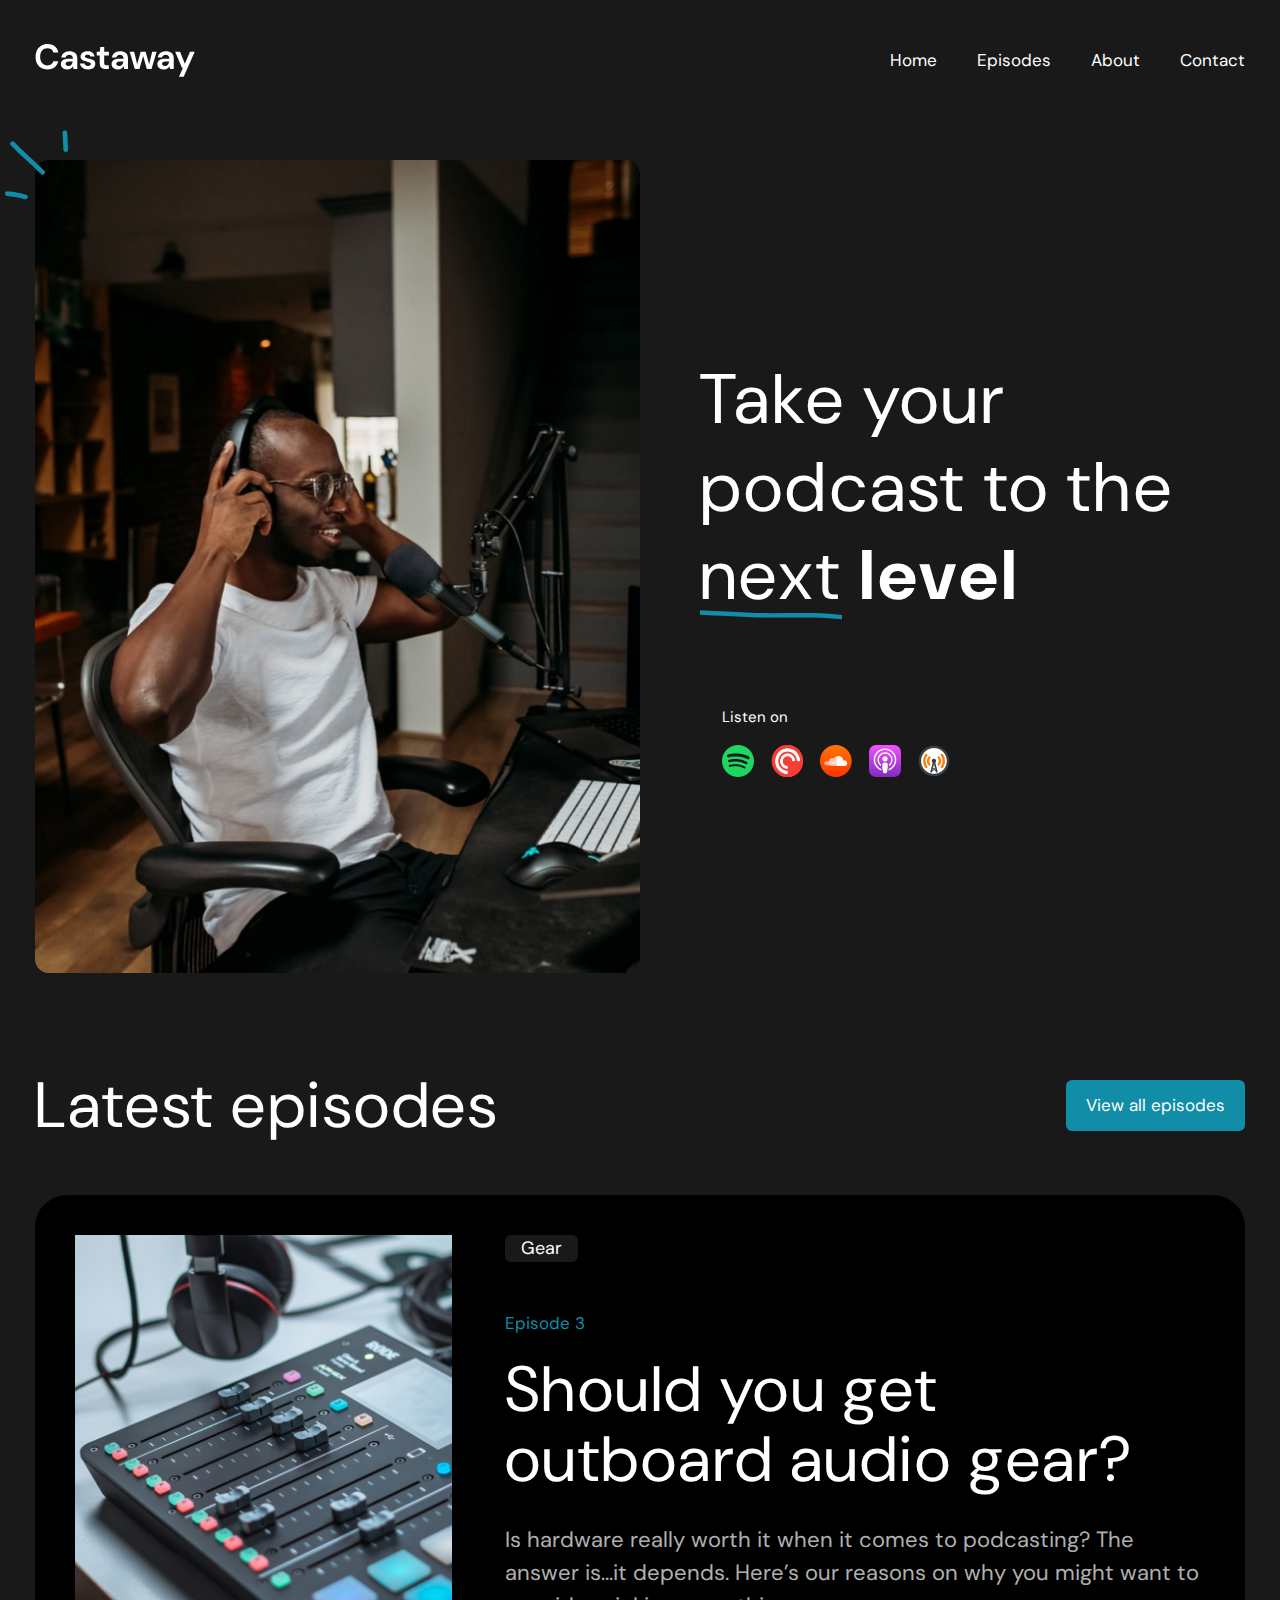
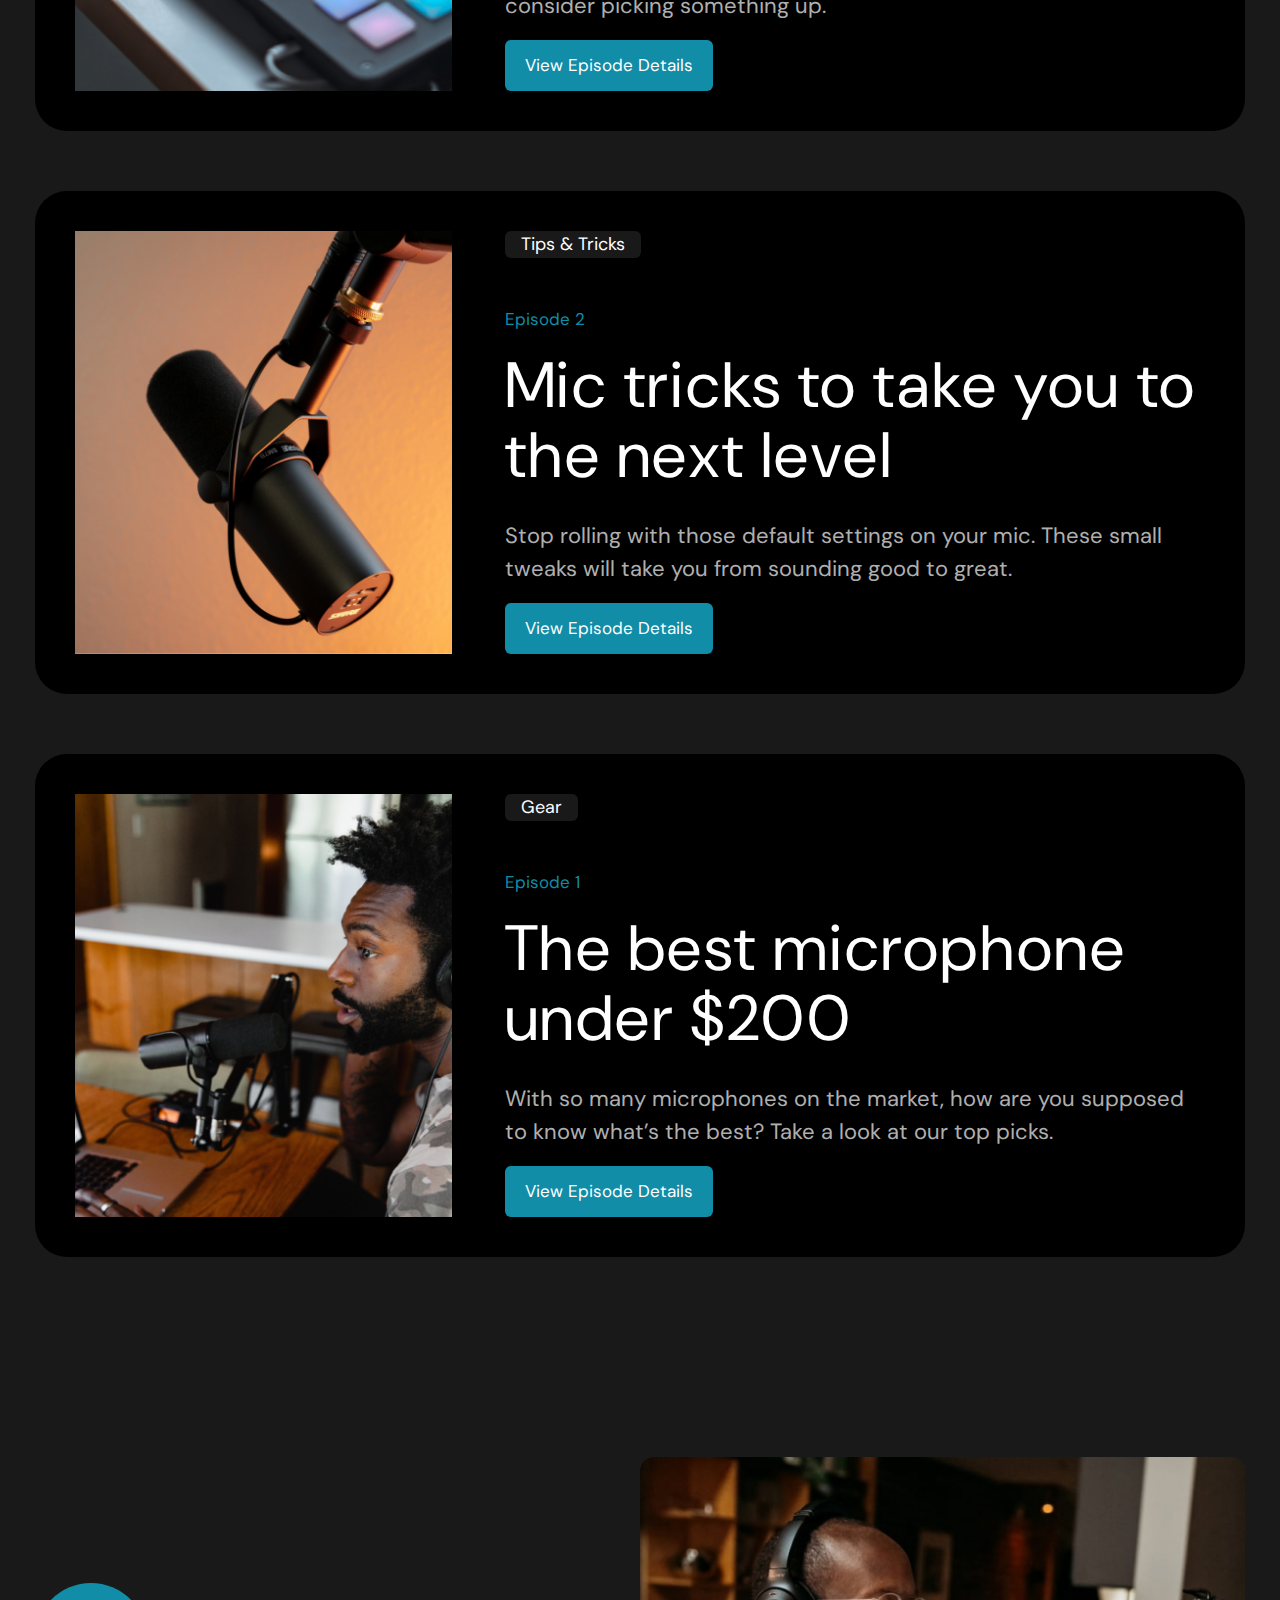
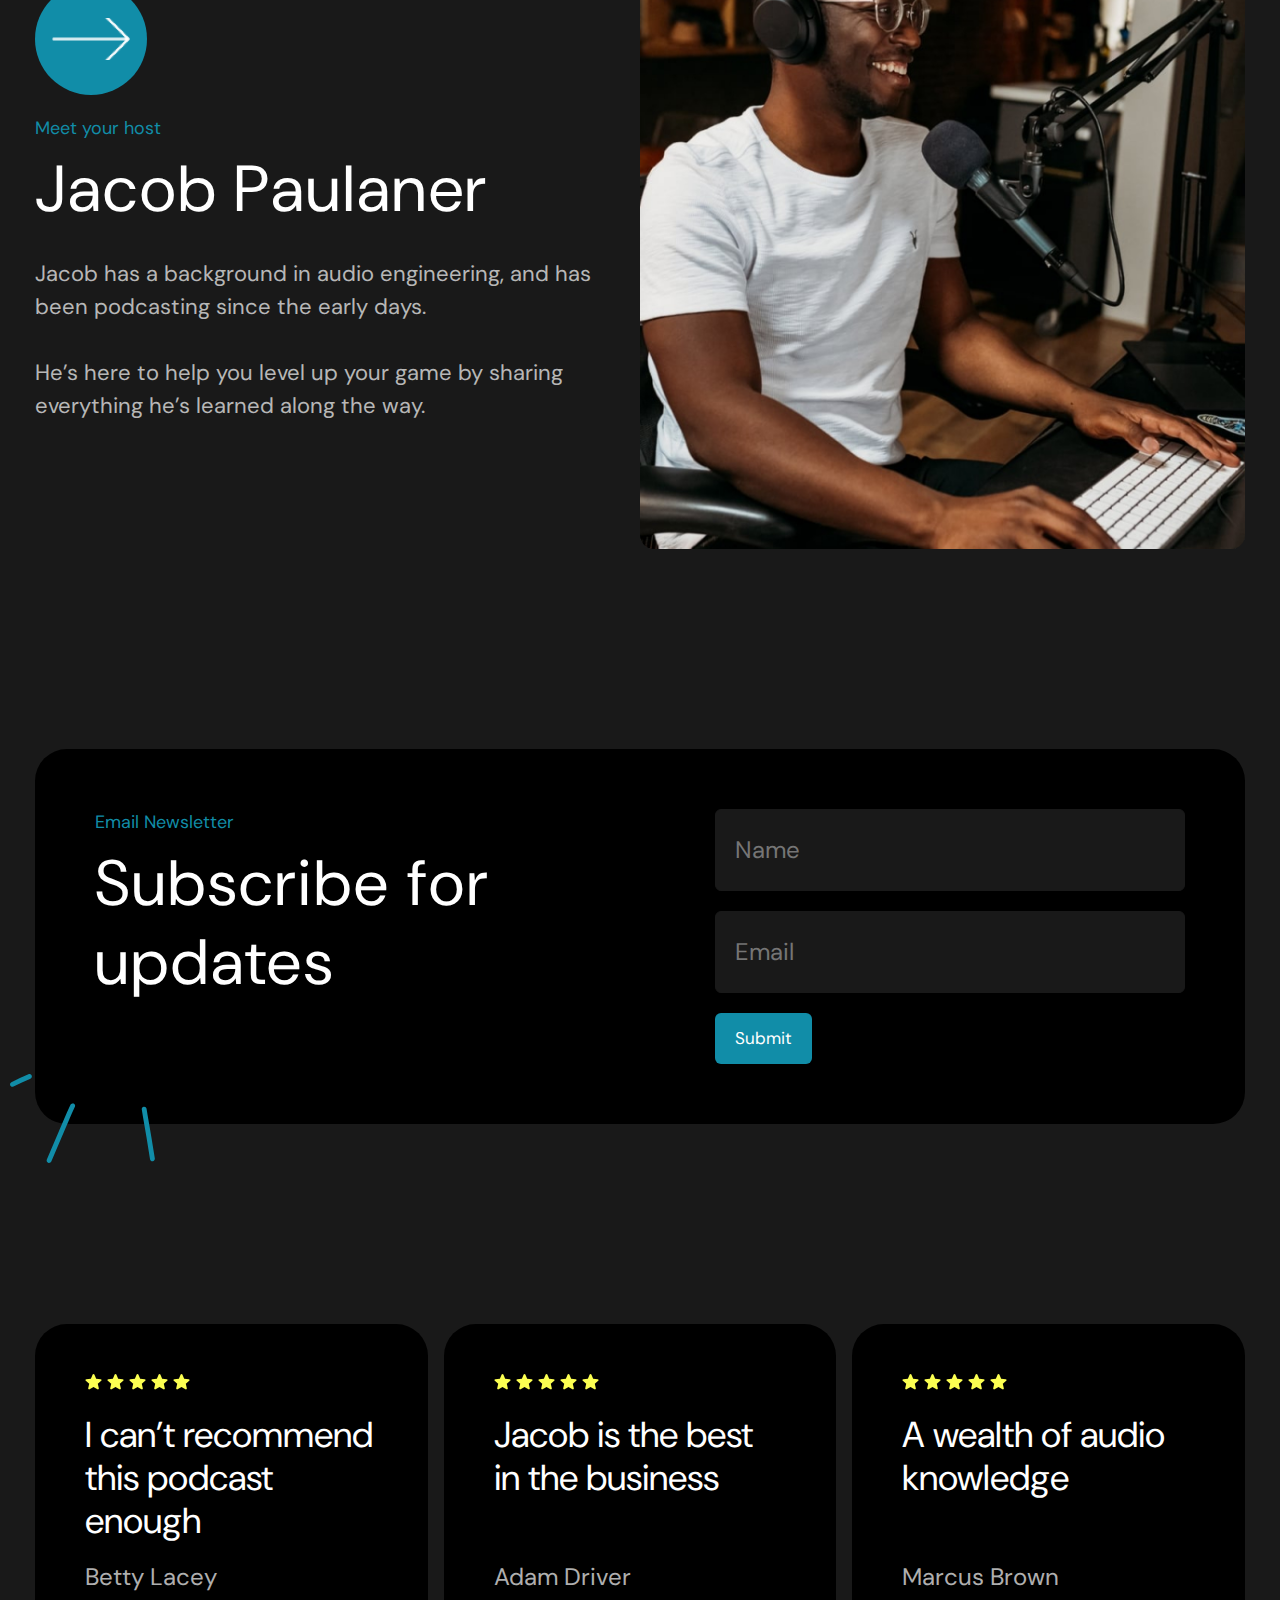
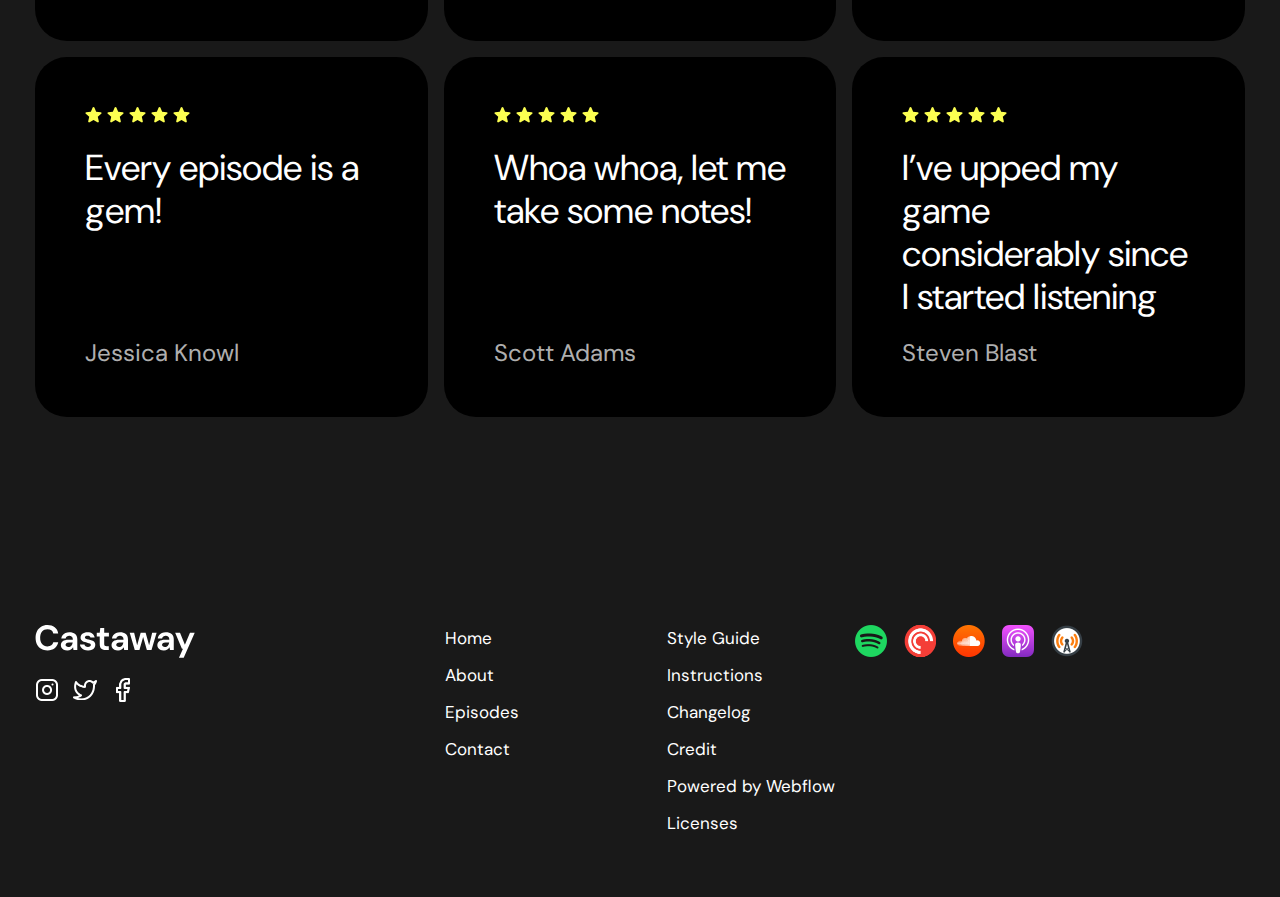
<file: index.html>
<!DOCTYPE html>
<html lang="en">
<head>
  <!-- https://www.figma.com/file/NMIny5tzxSMHSD2gRGcTCy/Castaway?node-id=0%3A1 -->
  <meta charset="UTF-8">
  <meta http-equiv="X-UA-Compatible" content="IE=edge">
  <meta name="viewport" content="width=device-width, initial-scale=1.0, maximum-scale=1.0, user-scaleble=0">
  <link rel="stylesheet" href="css/style.css">
  <title>Castaway | Next level podcast</title>
</head>
<body id="body">
  <div class="wrapper">
<header class="header">
  <div class="container">
    <div id="header__body" class="header__body">
      <a href="#" class="header__logo"><img src="img/logo.svg" alt=""></a>
      <div id="header__burger" class="header__burger"><span></span></div>
      <nav id="header__menu" class="header__menu">
        <ul class="header__list">
          <li><a href="#" class="header__link">Home</a></li>
          <li><a href="#episodes" class="header__link">Episodes</a></li>
          <li><a href="#about" class="header__link">About</a></li>
          <li><a href="#contact" class="header__link">Contact</a></li>
        </ul>
      </nav>
    </div>
  </div>
</header>
    <div class="main">
      <div class="container">
        <div class="main__body">
          <div class="main__column">
            <div class="main__image ibg"><img src="img/01.jpg" alt=""></div>
          </div>
          <div class="main__column">
            <div class="main__content content">
              <div class="content__text">Take your podcast to the <span>next</span> <span>level</span></div>
              <div class="content__items items">
                <div class="items__title">Listen on</div>
                <div class="items__icons icons">
                  <a class="icons__icon" href="#"></a>
                  <a class="icons__icon" href="#"></a>
                  <a class="icons__icon" href="#"></a>
                  <a class="icons__icon" href="#"></a>
                  <a class="icons__icon" href="#"></a>
                </div>
              </div>
            </div>
          </div>
        </div>
      </div>
    </div>

    <div id="episodes" class="latest">
      <div class="container">
        <div class="latest__top">
          <div class="latest__title title">Latest episodes</div>
          <a href="#" class="latest__btn btn">View all episodes</a>
        </div>
        <div class="latest__bottom cards">
          <div class="cards__item">
            <div class="cards__body">
              <div class="cards__column">
                <a href="#" class="cards__image ibg"><img src="img/ep/01.jpg" alt=""></a>
              </div>
              <div class="cards__column">
                <div class="cards__content">
                  <div class="cards__ticket">Gear</div>
                  <div class="cards__ep label">Episode 3</div>
                  <a href="#" class="cards__title">Should you get outboard audio gear?</a>
                  <div class="cards__text">Is hardware really worth it when it comes to podcasting? The answer is...it depends. Here’s our reasons on why you might want to consider picking something up.</div>
                  <a href="#" class="cards__btn btn">View Episode Details</a>
                </div>
              </div>
            </div>
          </div>
          <div class="cards__item">
            <div class="cards__body">
              <div class="cards__column">
                <a href="#" class="cards__image ibg"><img src="img/ep/02.jpg" alt=""></a>
              </div>
              <div class="cards__column">
                <div class="cards__content">
                  <div class="cards__ticket">Tips & Tricks</div>
                  <div class="cards__ep label">Episode 2</div>
                  <a href="#" class="cards__title">Mic tricks to take you to the next level</a>
                  <div class="cards__text">Stop rolling with those default settings on your mic. These small tweaks will take you from sounding good to great.</div>
                  <a href="#" class="cards__btn btn">View Episode Details</a>
                </div>
              </div>
            </div>
          </div>
          <div class="cards__item">
            <div class="cards__body">
              <div class="cards__column">
                <a href="#" class="cards__image ibg"><img src="img/ep/03.jpg" alt=""></a>
              </div>
              <div class="cards__column">
                <div class="cards__content">
                  <div class="cards__ticket">Gear</div>
                  <div class="cards__ep label">Episode 1</div>
                  <a href="#" class="cards__title">The best microphone under $200</a>
                  <div class="cards__text">With so many microphones on the market, how are you supposed to know what’s the best? Take a look at our top picks.</div>
                  <a href="#" class="cards__btn btn">View Episode Details</a>
                </div>
              </div>
            </div>
          </div>
        </div>
      </div>
    </div>

    <div id="about" class="name">
      <div class="container">
        <div class="name__body">
          <div class="name__column">
            <div class="name__items">
              <a href="#" class="name__arrow"></a>
              <div class="name__label label">Meet your host</div>
              <a href="#" class="name__title">Jacob Paulaner</a>
              <div class="name__text">
                <p>Jacob has a background in audio engineering, and has been podcasting since the early days.</p>
                <p>He’s here to help you level up your game by sharing everything he’s learned along the way.</p>
              </div>
            </div>
          </div>
          <div class="name__column">
            <div class="name__image ibg"><img src="img/02.jpg" alt=""></div>
          </div>
        </div>
      </div>
    </div>

    <div class="subscrible">
      <div class="container">
        <div class="subscrible__body">
          <div class="subscrible__column">
            <div class="subscrible__text">
              <div class="subscrible__label label">Email Newsletter</div>
              <div class="subscrible__title title">Subscribe for updates</div>
            </div>
          </div>
          <div class="subscrible__column">
            <form class="subscrible-form">
              <div class="subscrible-form-line">
                <input class="input" type="text" name="name" autocomplete="off" placeholder="Name">
              </div>
              <div class="subscrible-form-line">
                <input class="input" type="email" name="email" autocomplete="off" placeholder="Email">
              </div>
              <div class="subscrible-form-button">
                <button class="subscrible-form-btn btn">Submit</button>
              </div>
            </form>
          </div>
        </div>
      </div>
    </div>

    <div class="review">
      <div class="container">
        <div class="review__body">
          <div class="review__tile tile">
            <div class="tile__body">
              <div class="tile__stars">
                <span class="tile__star"></span>
                <span class="tile__star"></span>
                <span class="tile__star"></span>
                <span class="tile__star"></span>
                <span class="tile__star"></span>
              </div>
              <div class="tile__title">I can’t recommend this podcast enough</div>
              <div class="tile__name">Betty Lacey</div>
            </div>
          </div>
          <div class="review__tile tile">
            <div class="tile__body">
              <div class="tile__stars">
                <span class="tile__star"></span>
                <span class="tile__star"></span>
                <span class="tile__star"></span>
                <span class="tile__star"></span>
                <span class="tile__star"></span>
              </div>
              <div class="tile__title">Jacob is the best in the business</div>
              <div class="tile__name">Adam Driver</div>
            </div>
          </div>
          <div class="review__tile tile">
            <div class="tile__body">
              <div class="tile__stars">
                <span class="tile__star"></span>
                <span class="tile__star"></span>
                <span class="tile__star"></span>
                <span class="tile__star"></span>
                <span class="tile__star"></span>
              </div>
              <div class="tile__title">A wealth of audio knowledge</div>
              <div class="tile__name">Marcus Brown</div>
            </div>
          </div>
          <div class="review__tile tile">
            <div class="tile__body">
              <div class="tile__stars">
                <span class="tile__star"></span>
                <span class="tile__star"></span>
                <span class="tile__star"></span>
                <span class="tile__star"></span>
                <span class="tile__star"></span>
              </div>
              <div class="tile__title">Every episode is a gem!</div>
              <div class="tile__name">Jessica Knowl</div>
            </div>
          </div>
          <div class="review__tile tile">
            <div class="tile__body">
              <div class="tile__stars">
                <span class="tile__star"></span>
                <span class="tile__star"></span>
                <span class="tile__star"></span>
                <span class="tile__star"></span>
                <span class="tile__star"></span>
              </div>
              <div class="tile__title">Whoa whoa, let me take some notes!</div>
              <div class="tile__name">Scott Adams</div>
            </div>
          </div>
          <div class="review__tile tile">
            <div class="tile__body">
              <div class="tile__stars">
                <span class="tile__star"></span>
                <span class="tile__star"></span>
                <span class="tile__star"></span>
                <span class="tile__star"></span>
                <span class="tile__star"></span>
              </div>
              <div class="tile__title">I’ve upped my game considerably since I started listening</div>
              <div class="tile__name">Steven Blast</div>
            </div>
          </div>
        </div>
      </div>
    </div>

<footer id="contact" class="footer">
  <div class="container">
    <div class="footer__body">
      <div class="footer__column">
        <a href="#" class="footer__logo"><img src="img/logo.svg" alt=""></a>
        <div class="footer__social social">
          <a class="social__icon" href="#"></a>
          <a class="social__icon" href="#"></a>
          <a class="social__icon" href="#"></a>
        </div>
      </div>
      <div class="footer__column">
        <div class="footer__text footer-text__body">
          <ul class="footer-text__column">
            <li><a href="#" class="footer-text__link">Home</a></li>
            <li><a href="#" class="footer-text__link">About</a></li>
            <li><a href="#" class="footer-text__link">Episodes</a></li>
            <li><a href="#" class="footer-text__link">Contact</a></li>
          </ul>
          <ul class="footer-text__column">
            <li><a href="#" class="footer-text__link">Style Guide</a></li>
            <li><a href="#" class="footer-text__link">Instructions</a></li>
            <li><a href="#" class="footer-text__link">Changelog</a></li>
            <li><a href="#" class="footer-text__link">Credit</a></li>
            <li><a href="#" class="footer-text__link">Powered by Webflow</a></li>
            <li><a href="#" class="footer-text__link">Licenses</a></li>
          </ul>
        </div>
      </div>
      <div class="footer__column">
        <div class="footer__icons icons">
          <a class="icons__icon" href="#"></a>
          <a class="icons__icon" href="#"></a>
          <a class="icons__icon" href="#"></a>
          <a class="icons__icon" href="#"></a>
          <a class="icons__icon" href="#"></a>
        </div>
      </div>
    </div>
  </div>
</footer>
  </div>
    <script src="js/script.js"></script>
</body>
</html>
</file>
<file: css/style.css>
@charset "UTF-8";
@import url("https://fonts.googleapis.com/css2?family=DM+Sans:wght@400;700&display=swap");
* {
  padding: 0;
  margin: 0;
}

*, *:before, *:after {
  -webkit-box-sizing: border-box;
  box-sizing: border-box;
}

:focus, :active {
  outline: none;
}

a:focus, a:active {
  outline: none;
}

nav, footer, header, aside {
  display: block;
}

html, body {
  height: 100%;
  width: 100%;
  font-size: 100%;
  line-height: 1;
  font-size: 14px;
  -ms-text-size-adjust: 100%;
  -moz-text-size-adjust: 100%;
  -webkit-text-size-adjust: 100%;
}

input, button, textarea {
  font-family: inherit;
}

input::-ms-clear {
  display: none;
}

button {
  cursor: pointer;
}

button::-moz-focus-inner {
  padding: 0;
  border: 0;
}

a, a:visited {
  text-decoration: none;
}

a:hover {
  text-decoration: none;
}

ul li {
  list-style: none;
}

img {
  vertical-align: top;
}

h1, h2, h3, h4, h5, h6 {
  font-size: inherit;
  font-weight: inherit;
}

/* ↓ ibg ↓ */
.ibg {
  background-position: center;
  background-size: cover;
  background-repeat: no-repeat;
  position: relative;
}

.ibg img {
  width: 0;
  height: 0;
  position: absolute;
  top: 0;
  left: 0;
  opacity: 0;
  visibility: hidden;
}

/* ↑ ibg ↑ */
html {
  scroll-behavior: smooth;
}

body {
  font-family: "DM Sans", sans-serif;
  background-color: #191919;
  color: #fff;
}

.wrapper {
  width: 100%;
  min-height: 100%;
  overflow: hidden;
}

.container {
  padding: 0 35px;
  max-width: 1370px;
  margin: 0 auto;
}
@media (max-width: 479px) {
  .container {
    padding: 0 15px;
  }
}

.title {
  font-size: 64px;
  line-height: 79px;
  letter-spacing: 2.88px;
  color: #FFFFFF;
}
@media (max-width: 992px) {
  .title {
    font-size: 48px;
    line-height: 60px;
  }
}
@media (max-width: 479px) {
  .title {
    font-size: 32px;
    line-height: 40px;
  }
}

.label {
  font-size: 18px;
  line-height: 27px;
  color: #118DA8;
}
@media (max-width: 992px) {
  .label {
    font-size: 16px;
    line-height: 20px;
  }
}

.btn {
  display: inline-block;
  padding: 12px 20px;
  font-size: 17px;
  line-height: 27px;
  border-radius: 6px;
  background-color: #118DA8;
  color: #fff;
  text-decoration: none;
  border: none;
  -webkit-transition: all 0.2s ease;
  transition: all 0.2s ease;
}
.btn:hover {
  background-color: #0c6b80;
}
.btn:active {
  -webkit-transform: scale(0.96);
          transform: scale(0.96);
}
@media (max-width: 992px) {
  .btn {
    font-size: 16px;
  }
}

.header {
  position: fixed;
  top: 0;
  left: 0;
  width: 100%;
  z-index: 50;
}
.header::before {
  content: "";
  position: absolute;
  top: 0;
  left: 0;
  width: 100%;
  height: 100%;
  background-color: #191919;
  z-index: 3;
}
.header__body {
  position: relative;
  height: 120px;
  display: -webkit-box;
  display: -ms-flexbox;
  display: flex;
  -webkit-box-pack: justify;
      -ms-flex-pack: justify;
          justify-content: space-between;
  -webkit-box-align: center;
      -ms-flex-align: center;
          align-items: center;
  -webkit-transition: all 0.2s ease;
  transition: all 0.2s ease;
}
.header__logo {
  -webkit-box-flex: 0;
      -ms-flex: 0 0 160px;
          flex: 0 0 160px;
  overflow: hidden;
  position: relative;
  z-index: 4;
  -webkit-transition: all 0.2s ease;
  transition: all 0.2s ease;
}
.header__logo:active {
  -webkit-transform: scale(0.96);
          transform: scale(0.96);
}
.header__logo img {
  display: block;
  width: 100%;
}
.header__burger {
  display: none;
}
.header__list {
  display: -webkit-box;
  display: -ms-flexbox;
  display: flex;
  position: relative;
  z-index: 3;
}
.header__list li {
  margin: 0 0 0 40px;
}
.header__link {
  display: inline-block;
  font-size: 17px;
  line-height: 27px;
  color: #FFFFFF;
  -webkit-transition: all 0.2s ease;
  transition: all 0.2s ease;
}
.header__link_active {
  color: #118DA8;
}
.header__link:hover {
  color: #118DA8;
}
.header__link:active {
  -webkit-transform: scale(0.96);
          transform: scale(0.96);
}

.header-min {
  height: 80px;
  -webkit-box-shadow: 0 0 20px rgba(0, 0, 0, 0.6);
          box-shadow: 0 0 20px rgba(0, 0, 0, 0.6);
}

@media (max-width: 767px) {
  body.lock {
    overflow: hidden;
  }

  .header__body {
    height: 80px;
  }

  .header__logo {
    -webkit-box-flex: 0;
        -ms-flex: 0 0 140px;
            flex: 0 0 140px;
  }

  .header__burger {
    display: block;
    position: relative;
    width: 30px;
    height: 20px;
    z-index: 4;
  }

  .header__burger::before,
.header__burger::after {
    content: "";
    background-color: #fff;
    position: absolute;
    width: 100%;
    height: 2px;
    left: 0;
    -webkit-transition: all 0.2s ease;
    transition: all 0.2s ease;
  }

  .header__burger span {
    background-color: #fff;
    position: absolute;
    left: 0;
    width: 100%;
    height: 2px;
    top: 9px;
    -webkit-transition: all 0.2s ease;
    transition: all 0.2s ease;
  }

  .header__burger::before {
    top: 0;
  }

  .header__burger::after {
    bottom: 0;
  }

  .header__burger.active span {
    -webkit-transform: scale(0);
            transform: scale(0);
  }

  .header__burger.active::before {
    -webkit-transform: rotate(45deg);
            transform: rotate(45deg);
    top: 9px;
  }

  .header__burger.active::after {
    -webkit-transform: rotate(-45deg);
            transform: rotate(-45deg);
    bottom: 9px;
  }

  .header__menu {
    position: fixed;
    top: -100%;
    left: 0;
    width: 100%;
    height: 100%;
    overflow: auto;
    background-color: #191919ec;
    padding: 150px 5% 20px 5%;
    -webkit-transition: all 0.2s ease;
    transition: all 0.2s ease;
  }

  .header__menu.active {
    top: 0;
  }

  .header__list {
    display: block;
  }

  .header__list li {
    margin: 0 0 60px 0;
    text-align: center;
  }

  .header__link {
    font-size: 34px;
  }
}
.main {
  margin: 0 0 93px 0;
  padding: 160px 0 0 0;
}
@media (max-width: 767px) {
  .main {
    margin: 0 0 70px 0;
    padding: 100px 0 0 0;
  }
}
.main__body {
  display: -webkit-box;
  display: -ms-flexbox;
  display: flex;
  -webkit-box-align: center;
      -ms-flex-align: center;
          align-items: center;
}
@media (max-width: 660px) {
  .main__body {
    display: block;
  }
}
.main__column {
  -webkit-box-flex: 0;
      -ms-flex: 0 0 50%;
          flex: 0 0 50%;
}
@media (max-width: 660px) {
  .main__column:first-child {
    margin: 0 0 30px 0;
  }
}
.main__image {
  padding: 0 0 134.3% 0;
  border-radius: 14px;
}
.main__image::before {
  content: "";
  background-image: url("../img/line-t-l.svg");
  background-repeat: no-repeat;
  background-size: contain;
  width: 70px;
  height: 70px;
  position: absolute;
  top: -30px;
  left: -30px;
}
@media (max-width: 992px) {
  .main__image::before {
    width: 40px;
    height: 40px;
    top: -15px;
    left: -15px;
  }
}
.main__content {
  padding: 0 0 0 60px;
}
@media (max-width: 767px) {
  .main__content {
    padding: 0 0 0 30px;
  }
}
@media (max-width: 660px) {
  .main__content {
    padding: 0;
  }
}

.content__text {
  margin: 0 0 85px 0;
  font-size: 70px;
  line-height: 88px;
  letter-spacing: 3.2px;
  color: #FFFFFF;
}
@media (max-width: 992px) {
  .content__text {
    font-size: 48px;
    line-height: 60px;
  }
}
@media (max-width: 660px) {
  .content__text {
    font-size: 32px;
    line-height: 40px;
    margin: 0 0 30px 0;
  }
}
.content__text span:first-child {
  background-image: url("../img/line-b.svg");
  background-position: bottom;
  background-repeat: no-repeat;
}
.content__text span:last-child {
  font-weight: 700;
}

.content__items {
  padding: 0 0 0 22px;
}
@media (max-width: 660px) {
  .content__items {
    padding: 0;
  }
}

.items__title {
  margin: 0 0 16px 0;
  font-size: 15px;
  line-height: 24px;
}
.icons {
  font-size: 0;
}
.icons__icon {
  margin: 0 17px 0 0;
  display: inline-block;
  width: 32px;
  height: 32px;
  background-repeat: no-repeat;
  background-position: center center;
  background-size: cover;
  -webkit-transition: all 0.2s ease;
  transition: all 0.2s ease;
}
.icons__icon:last-child {
  margin: 0;
}
.icons__icon:hover {
  -webkit-transform: translateY(-5px);
          transform: translateY(-5px);
}
.icons__icon:active {
  -webkit-transform: scale(0.94);
          transform: scale(0.94);
}
.icons__icon:nth-child(1) {
  background-image: url("../img/icons/01.png");
}
.icons__icon:nth-child(2) {
  background-image: url("../img/icons/02.png");
}
.icons__icon:nth-child(3) {
  background-image: url("../img/icons/03.png");
}
.icons__icon:nth-child(4) {
  background-image: url("../img/icons/04.png");
}
.icons__icon:nth-child(5) {
  background-image: url("../img/icons/05.png");
}

.latest {
  margin: 0 0 200px 0;
}
@media (max-width: 992px) {
  .latest {
    margin: 0 0 80px 0;
  }
}
@media (max-width: 767px) {
  .latest {
    margin: 0 0 50px 0;
  }
}
.latest__top {
  margin: 0 0 50px 0;
  display: -webkit-box;
  display: -ms-flexbox;
  display: flex;
  -webkit-box-pack: justify;
      -ms-flex-pack: justify;
          justify-content: space-between;
  -webkit-box-align: center;
      -ms-flex-align: center;
          align-items: center;
}
@media (max-width: 479px) {
  .latest__top {
    margin: 0 0 25px 0;
    display: block;
  }
}
.latest__title {
  padding: 0 20px 0 0;
}
@media (max-width: 479px) {
  .latest__title {
    margin: 0 0 20px 0;
  }
}
.latest__btn {
  white-space: nowrap;
}
.cards__item {
  margin: 0 0 60px 0;
  padding: 40px;
  border-radius: 32px;
  background-color: #000;
}
@media (max-width: 992px) {
  .cards__item {
    padding: 30px;
  }
}
@media (max-width: 767px) {
  .cards__item {
    margin: 0 0 20px 0;
  }
}
@media (max-width: 479px) {
  .cards__item {
    padding: 20px;
  }
}
.cards__body {
  display: -webkit-box;
  display: -ms-flexbox;
  display: flex;
}
@media (max-width: 767px) {
  .cards__body {
    display: block;
  }
}
.cards__column:first-child {
  -webkit-box-flex: 0;
      -ms-flex: 0 0 33.333%;
          flex: 0 0 33.333%;
  margin: 0 53px 0 0;
}
@media (max-width: 767px) {
  .cards__column:first-child {
    margin: 0 0 30px 0;
  }
}
.cards__image {
  display: block;
  height: 100%;
}
@media (max-width: 767px) {
  .cards__image {
    padding: 0 0 58% 0;
  }
}
.cards__ticket {
  margin: 0 0 48px 0;
  display: inline-block;
  padding: 0 16px;
  font-size: 18px;
  line-height: 27px;
  border-radius: 6px;
  background-color: #191919;
  color: #FFFFFF;
}
@media (max-width: 992px) {
  .cards__ticket {
    margin: 0 0 26px 0;
    font-size: 14px;
  }
}
.cards__ep {
  margin: 0 0 18px 0;
  font-size: 17px;
}
@media (max-width: 992px) {
  .cards__ep {
    margin: 0 0 12px 0;
  }
}
.cards__title {
  margin: 0 0 28px 0;
  display: inline-block;
  font-size: 64px;
  line-height: 70px;
  letter-spacing: 2.56px;
  color: #FFFFFF;
}
@media (max-width: 992px) {
  .cards__title {
    margin: 0 0 18px 0;
    font-size: 48px;
    line-height: 50px;
  }
}
@media (max-width: 479px) {
  .cards__title {
    font-size: 24px;
    line-height: 30px;
  }
}
.cards__text {
  margin: 0 0 18px 0;
  font-size: 22px;
  line-height: 33px;
  color: rgba(255, 255, 255, 0.7);
}
@media (max-width: 992px) {
  .cards__text {
    font-size: 18px;
    line-height: 26px;
  }
}
@media (max-width: 992px) {
  .cards__text {
    font-size: 16px;
    line-height: 24px;
  }
}
@media (max-width: 479px) {
  .cards__btn {
    display: block;
    font-size: 18px;
    text-align: center;
  }
}

.name {
  margin: 0 0 200px 0;
}
@media (max-width: 992px) {
  .name {
    margin: 0 0 80px 0;
  }
}
@media (max-width: 767px) {
  .name {
    margin: 0 0 50px 0;
  }
}
.name__body {
  display: -webkit-box;
  display: -ms-flexbox;
  display: flex;
  -webkit-box-align: center;
      -ms-flex-align: center;
          align-items: center;
}
@media (max-width: 660px) {
  .name__body {
    display: block;
  }
}
.name__column {
  -webkit-box-flex: 0;
      -ms-flex: 0 0 50%;
          flex: 0 0 50%;
}
.name__items {
  padding: 0 30px 0 0;
}
@media (max-width: 660px) {
  .name__items {
    margin: 0 0 20px 0;
    padding: 0;
  }
}
.name__arrow {
  margin: 0 0 20px 0;
  display: block;
  background-color: #118DA8;
  border-radius: 50%;
  width: 112px;
  height: 112px;
  background-image: url("../img/icons/arrow-r.png");
  background-repeat: no-repeat;
  background-position: center center;
  background-size: 70%;
  -webkit-transition: all 0.2s ease;
  transition: all 0.2s ease;
}
.name__arrow:hover {
  background-color: #0c6b80;
}
.name__arrow:active {
  -webkit-transform: scale(0.96);
          transform: scale(0.96);
}
@media (max-width: 992px) {
  .name__arrow {
    width: 90px;
    height: 90px;
  }
}
@media (max-width: 767px) {
  .name__arrow {
    margin: 0 0 15px 0;
    width: 50px;
    height: 50px;
  }
}
.name__label {
  margin: 0 0 8px 0;
}
.name__title {
  margin: 0 0 28px 0;
  display: inline-block;
  font-size: 65px;
  line-height: 79px;
  letter-spacing: 2.88px;
  color: #FFFFFF;
}
@media (max-width: 992px) {
  .name__title {
    font-size: 48px;
    line-height: 50px;
  }
}
@media (max-width: 767px) {
  .name__title {
    margin: 0 0 20px 0;
    font-size: 32px;
    line-height: 35px;
  }
}
.name__text {
  font-size: 22px;
  line-height: 33px;
  color: rgba(255, 255, 255, 0.7);
}
@media (max-width: 992px) {
  .name__text {
    font-size: 18px;
    line-height: 26px;
  }
}
@media (max-width: 767px) {
  .name__text {
    font-size: 16px;
    line-height: 22px;
  }
}
.name__text p {
  margin: 0 0 33px 0;
}
@media (max-width: 992px) {
  .name__text p {
    margin: 0 0 20px 0;
  }
}
@media (max-width: 767px) {
  .name__text p {
    margin: 0 0 15px 0;
  }
}
.name__text p:last-child {
  margin: 0;
}
.name__image {
  border-radius: 14px;
  padding: 0 0 114.4% 0;
}

.subscrible {
  margin: 0 0 200px 0;
}
@media (max-width: 992px) {
  .subscrible {
    margin: 0 0 80px 0;
  }
}
@media (max-width: 767px) {
  .subscrible {
    margin: 0 0 50px 0;
  }
}
.subscrible__body {
  padding: 60px;
  display: -webkit-box;
  display: -ms-flexbox;
  display: flex;
  background-color: #000;
  border-radius: 32px;
  position: relative;
}
@media (max-width: 767px) {
  .subscrible__body {
    display: block;
    padding: 30px;
  }
}
@media (max-width: 479px) {
  .subscrible__body {
    padding: 20px;
  }
}
.subscrible__body::before {
  content: "";
  background-image: url("../img/line-b-l.svg");
  background-repeat: no-repeat;
  background-size: contain;
  width: 150px;
  height: 90px;
  position: absolute;
  bottom: -40px;
  left: -25px;
}
@media (max-width: 767px) {
  .subscrible__body::before {
    width: 90px;
    height: 50px;
    bottom: -25px;
    left: -15px;
  }
}
.subscrible__column {
  -webkit-box-flex: 0;
      -ms-flex: 0 0 50%;
          flex: 0 0 50%;
}
.subscrible__text {
  max-width: 430px;
  padding: 0 20px 0 0;
}
@media (max-width: 767px) {
  .subscrible__text {
    max-width: none;
    padding: 0;
    margin: 0 0 20px 0;
  }
}
.subscrible__label {
  margin: 0 0 8px 0;
}
.subscrible-form {
  padding: 0 0 0 75px;
}
@media (max-width: 992px) {
  .subscrible-form {
    padding: 0;
  }
}

.subscrible-form-line {
  margin: 0 0 20px 0;
}

.input {
  padding: 26px 19px;
  display: block;
  width: 100%;
  height: 82px;
  background: #191919;
  border: 1px solid #191919;
  border-radius: 6px;
  font-size: 24px;
  line-height: 29px;
  color: rgba(255, 255, 255, 0.7);
}

@media (max-width: 479px) {
  .subscrible-form-btn {
    display: block;
    width: 100%;
  }
}

.review {
  margin: 0 0 200px 0;
}
@media (max-width: 992px) {
  .review {
    margin: 0 0 80px 0;
  }
}
@media (max-width: 767px) {
  .review {
    margin: 0 0 50px 0;
  }
}
.review__body {
  display: -webkit-box;
  display: -ms-flexbox;
  display: flex;
  -ms-flex-wrap: wrap;
      flex-wrap: wrap;
  margin: -8px -8px;
}
.review__tile {
  -webkit-box-flex: 0;
      -ms-flex: 0 0 33.333%;
          flex: 0 0 33.333%;
  padding: 8px 8px;
}
@media (max-width: 1160px) {
  .review__tile {
    -webkit-box-flex: 0;
        -ms-flex: 0 0 50%;
            flex: 0 0 50%;
  }
}
@media (max-width: 479px) {
  .review__tile {
    -webkit-box-flex: 1;
        -ms-flex: 1 1 auto;
            flex: 1 1 auto;
  }
}

.tile__body {
  padding: 50px;
  background-color: #000;
  border-radius: 32px;
  display: -webkit-box;
  display: -ms-flexbox;
  display: flex;
  -webkit-box-orient: vertical;
  -webkit-box-direction: normal;
      -ms-flex-direction: column;
          flex-direction: column;
  height: 100%;
}
@media (max-width: 767px) {
  .tile__body {
    padding: 30px;
  }
}
@media (max-width: 479px) {
  .tile__body {
    padding: 20px;
  }
}
.tile__stars {
  font-size: 0;
}
.tile__star {
  margin: 0 5px 22px 0;
  display: inline-block;
  background-image: url("../img/star.svg");
  background-repeat: no-repeat;
  background-position: center center;
  background-size: contain;
  width: 17px;
  height: 17px;
}
.tile__title {
  margin: 0 0 20px 0;
  font-size: 36px;
  line-height: 43px;
  color: #FFFFFF;
  -webkit-box-flex: 1;
      -ms-flex: 1 1 auto;
          flex: 1 1 auto;
}
@media (max-width: 992px) {
  .tile__title {
    font-size: 26px;
    line-height: 36px;
  }
}
@media (max-width: 767px) {
  .tile__title {
    font-size: 18px;
    line-height: 26px;
  }
}
.tile__name {
  font-size: 24px;
  line-height: 29px;
  color: rgba(255, 255, 255, 0.7);
}
@media (max-width: 992px) {
  .tile__name {
    font-size: 20px;
    line-height: 24px;
  }
}
@media (max-width: 767px) {
  .tile__name {
    font-size: 16px;
    line-height: 20px;
  }
}

.footer {
  margin: 0 0 50px 0;
}
.footer__body {
  display: -webkit-box;
  display: -ms-flexbox;
  display: flex;
  -ms-flex-wrap: wrap;
      flex-wrap: wrap;
  margin: -10px -10px;
}
@media (max-width: 660px) {
  .footer__body {
    display: block;
  }
}
.footer__column {
  -webkit-box-flex: 0;
      -ms-flex: 0 0 33.333%;
          flex: 0 0 33.333%;
  padding: 10px 10px;
}
@media (max-width: 992px) {
  .footer__column {
    -webkit-box-flex: 1;
        -ms-flex: 1 1 auto;
            flex: 1 1 auto;
  }
}
@media (max-width: 767px) {
  .footer__column {
    -webkit-box-flex: 0;
        -ms-flex: 0 0 50%;
            flex: 0 0 50%;
  }
}
@media (max-width: 660px) {
  .footer__column:first-child {
    display: -webkit-box;
    display: -ms-flexbox;
    display: flex;
  }
}
.footer__logo {
  margin: 0 0 20px 0;
  display: block;
  max-width: 160px;
  -webkit-transition: all 0.2s ease;
  transition: all 0.2s ease;
}
@media (max-width: 992px) {
  .footer__logo {
    max-width: 140px;
  }
}
@media (max-width: 660px) {
  .footer__logo {
    margin: 0 35px 20px 0;
  }
}
.footer__logo img {
  display: block;
  width: 100%;
}
.footer__logo:active {
  -webkit-transform: scale(0.96);
          transform: scale(0.96);
}
.social__icon {
  margin: 0 10px 0 0;
  display: inline-block;
  width: 24px;
  height: 24px;
  background-repeat: no-repeat;
  background-size: contain;
  background-position: center center;
  -webkit-transition: all 0.2s ease;
  transition: all 0.2s ease;
}
.social__icon:nth-child(1) {
  background-image: url("../img/social/01.png");
}
.social__icon:nth-child(2) {
  background-image: url("../img/social/02.png");
}
.social__icon:nth-child(3) {
  background-image: url("../img/social/03.png");
}
.social__icon:last-child {
  margin: 0;
}
.social__icon:hover {
  -webkit-transform: translateY(-5px);
          transform: translateY(-5px);
}
.social__icon:active {
  -webkit-transform: scale(0.94);
          transform: scale(0.94);
}

.footer-text__body {
  display: -webkit-box;
  display: -ms-flexbox;
  display: flex;
  -webkit-box-pack: justify;
      -ms-flex-pack: justify;
          justify-content: space-between;
}
@media (max-width: 660px) {
  .footer-text__body {
    -webkit-box-pack: start;
        -ms-flex-pack: start;
            justify-content: flex-start;
  }
}
.footer-text__column:first-child {
  padding: 0 15px 0 0;
}
@media (max-width: 660px) {
  .footer-text__column:first-child {
    padding: 0 50px 0 0;
  }
}
.footer-text__column li {
  margin: 0 0 10px 0;
}
.footer-text__link {
  display: inline-block;
  font-size: 17px;
  line-height: 27px;
  color: #FFFFFF;
  -webkit-transition: all 0.2s ease;
  transition: all 0.2s ease;
}
.footer-text__link_active {
  color: #118DA8;
}
.footer-text__link:hover {
  color: #118DA8;
}
.footer-text__link:active {
  -webkit-transform: scale(0.96);
          transform: scale(0.96);
}

#episodes:before {
  display: block;
  content: "";
  height: 85px;
  margin: -85px 0 0;
}

#about:before {
  display: block;
  content: "";
  height: 85px;
  margin: -85px 0 0;
}

#contact:before {
  display: block;
  content: "";
  height: 85px;
  margin: -85px 0 0;
}
</file>
